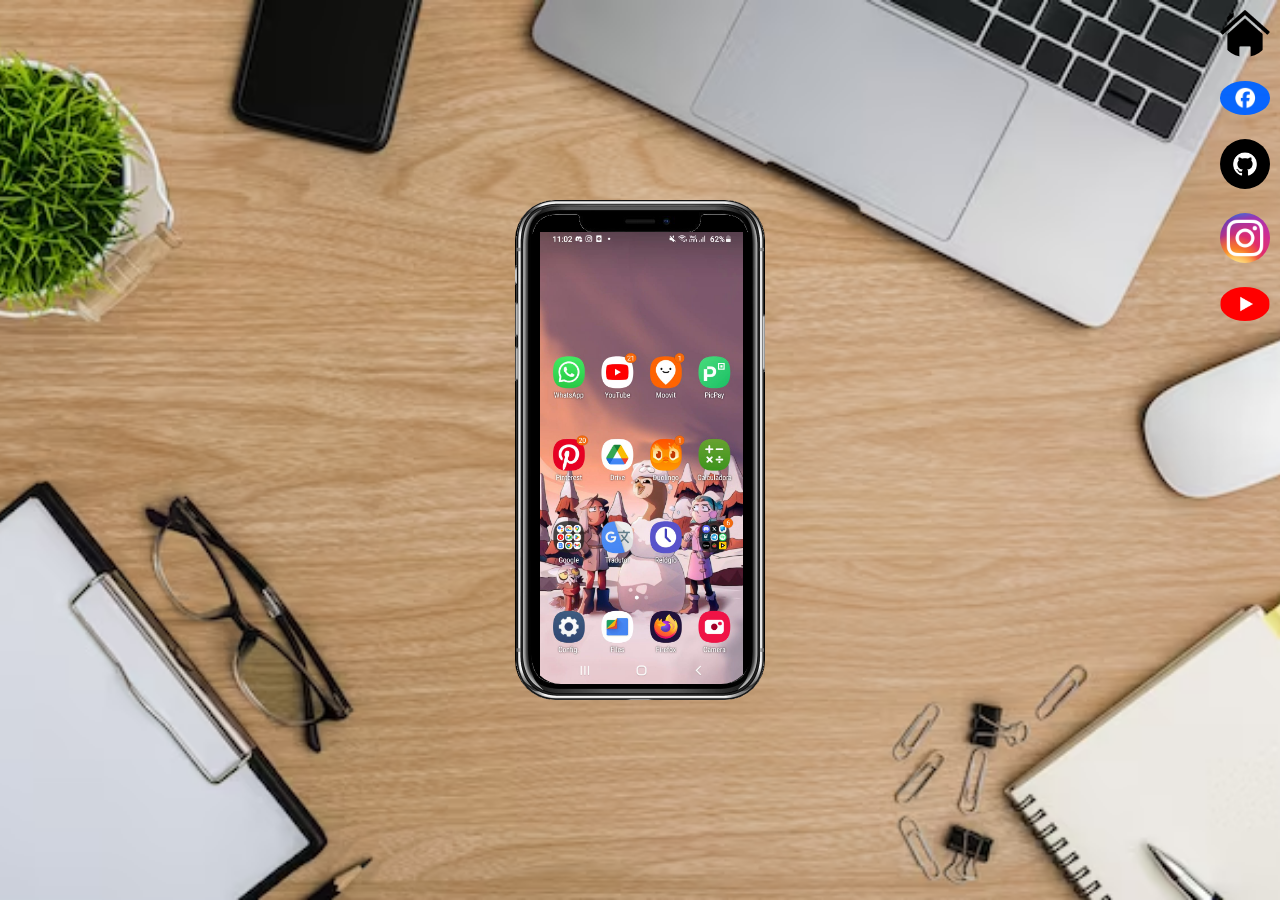
<file: index.html>
<!DOCTYPE html>
<html lang="pt-br">
<head>
    <meta charset="UTF-8">
    <meta name="viewport" content="width=device-width, initial-scale=1.0">
    <title>Mobile Guanab</title>
    <link rel="shortcut icon" href="img/favicon.ico" type="image/x-icon">
    <link rel="stylesheet" href="styles/style.css">
</head>
<body>
    <main>
        <section id="telefone">
            <iframe src="home.html" name="telaa" id="tela" frameborder="0"></iframe>
        </section>

        <section id="redes_sociais">
            <a href="home.html" target="telaa">
                <img src="img/icon_home.webp" alt="ícone link da tela inicial">
            </a><br>
            <a href="facebook.html" target="telaa">
                <img src="img/icon_facebook.webp" alt="ícone link da tela de facebook">
            </a><br>
            <a href="github.html" target="telaa">
                <img src="img/icon_github.webp" alt="ícone link da tela de github">
            </a><br>
            <a href="instagram.html" target="telaa">
                <img src="img/icon_instagram.webp" alt="ícone link da tela de instagram">
            </a><br>
            <a href="youtube.html" target="telaa">
                <img src="img/icon_youtube.webp" alt="ícone link da tela de youtube">
            </a><br>
        </section>
    </main>
    
</body>
</html>
</file>
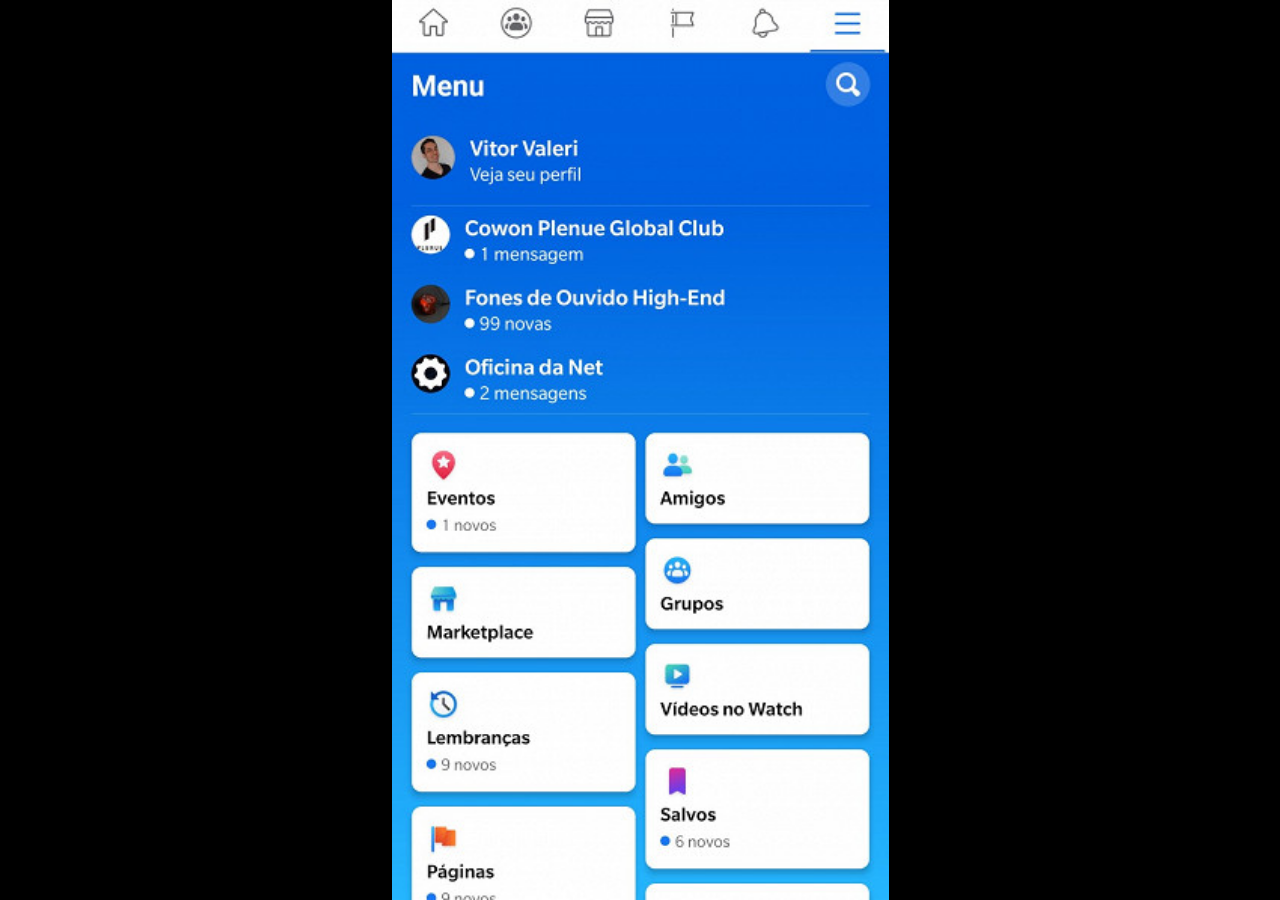
<file: facebook.html>
<!DOCTYPE html>
<html lang="pt-br">
<head>
    <meta charset="UTF-8">
    <meta name="viewport" content="width=device-width, initial-scale=1.0">
    <title>facebook</title>
</head>
<style>
    *{
        margin: 0px;
        padding: 0px;
    }
    body{
        width: 100vw;
        height: 100vh;
        background: black url("img/tela_facebook.jpg") no-repeat top center/contain fixed;
    }
</style>
<body>
    
</body>
</html>
</file>
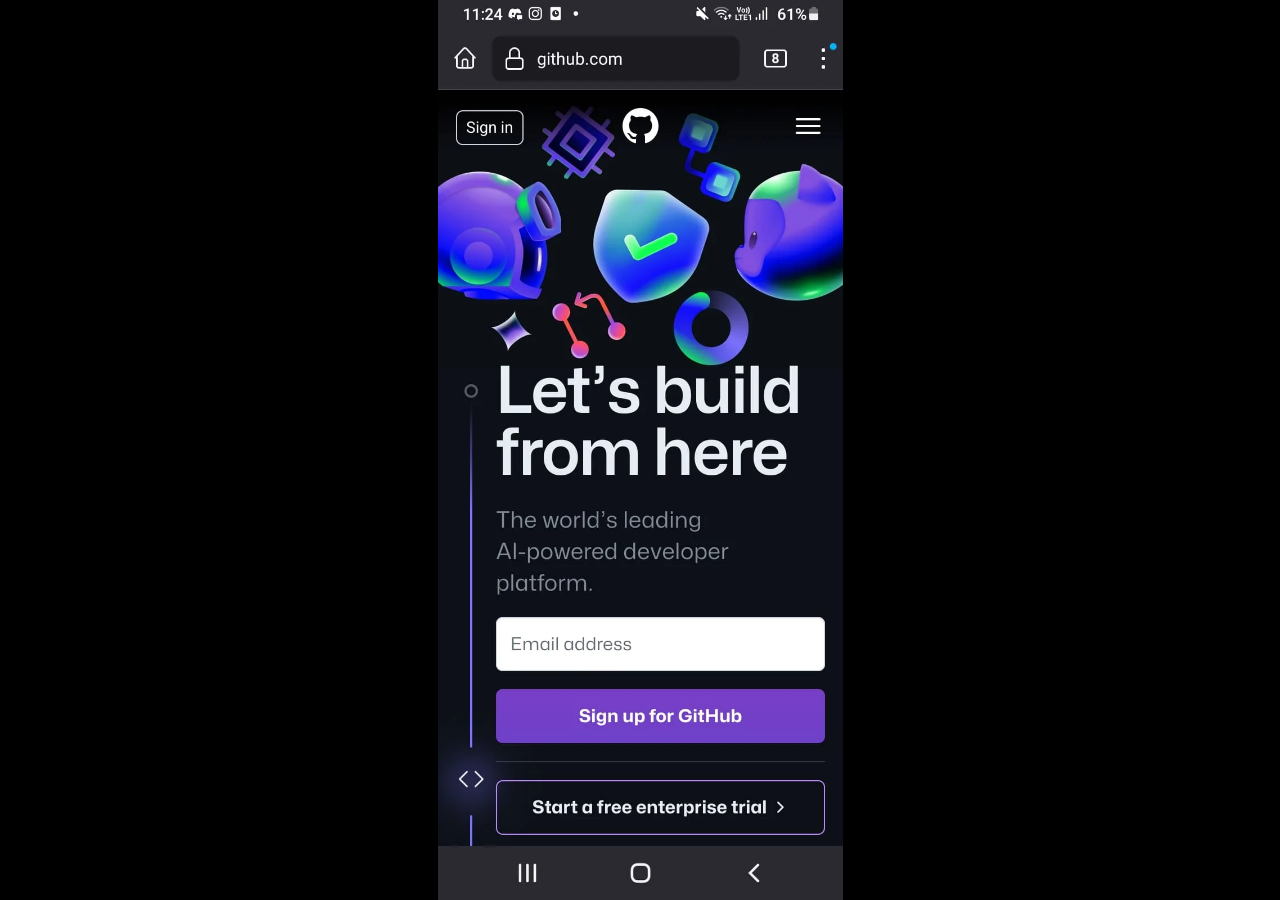
<file: github.html>
<!DOCTYPE html>
<html lang="pt-br">
<head>
    <meta charset="UTF-8">
    <meta name="viewport" content="width=device-width, initial-scale=1.0">
    <title>github</title>
</head>
<style>
    *{
        margin: 0px;
        padding: 0px;
    }
    body{
        width: 100vw;
        height: 100vh;
        background: black url("img/tela_github.webp") no-repeat top center/contain fixed;
    }
</style>
<body>
    
</body>
</html>
</file>
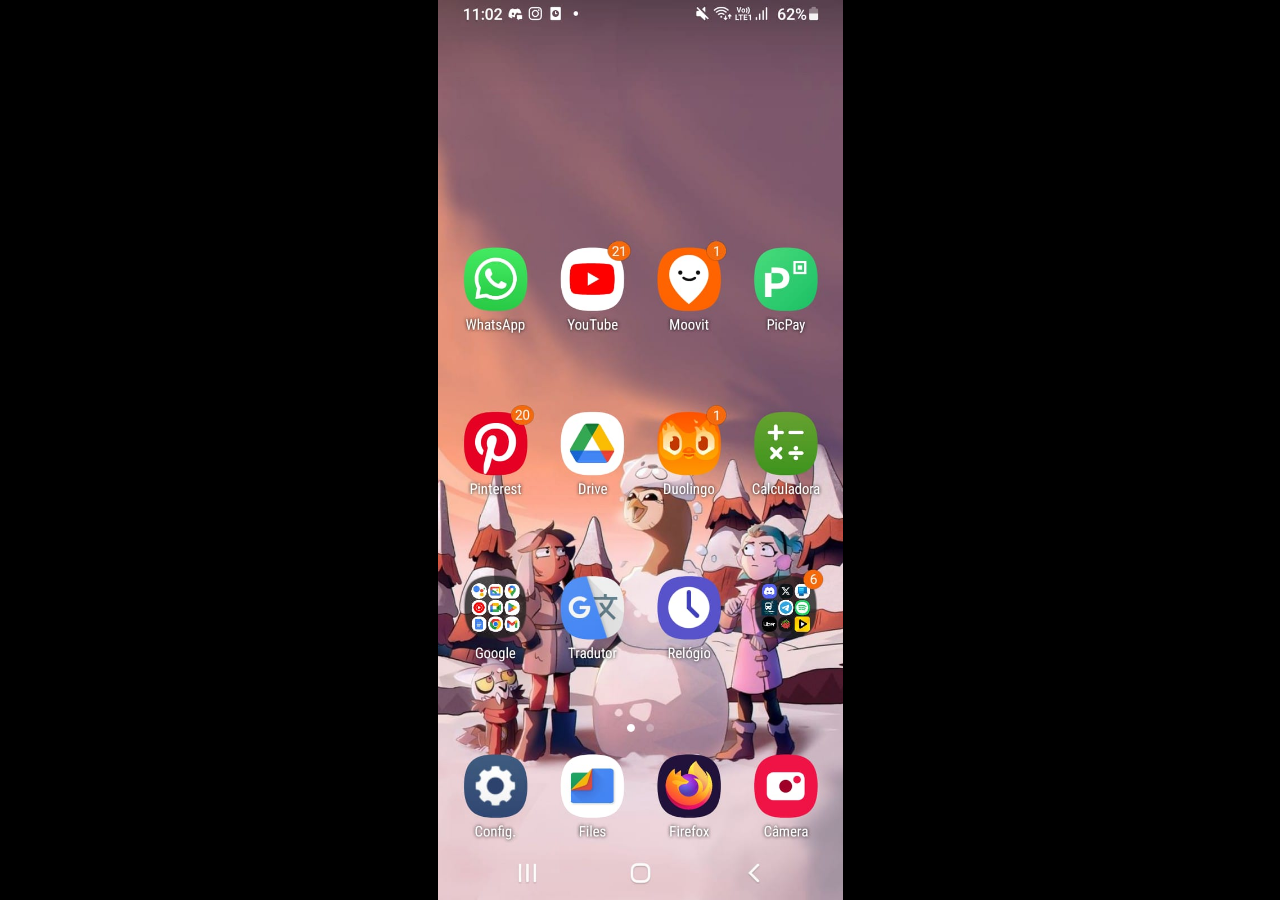
<file: home.html>
<!DOCTYPE html>
<html lang="pt-br">
<head>
    <meta charset="UTF-8">
    <meta name="viewport" content="width=device-width, initial-scale=1.0">
    <title>Home</title>
</head>
<style>
    *{
        margin: 0px;
        padding: 0px;
    }
    body{
        width: 100vw;
        height: 100vh;
        background: black url("img/tela_inicial.jpeg") no-repeat top center/contain fixed;
    }
</style>
<body>
    
</body>
</html>
</file>
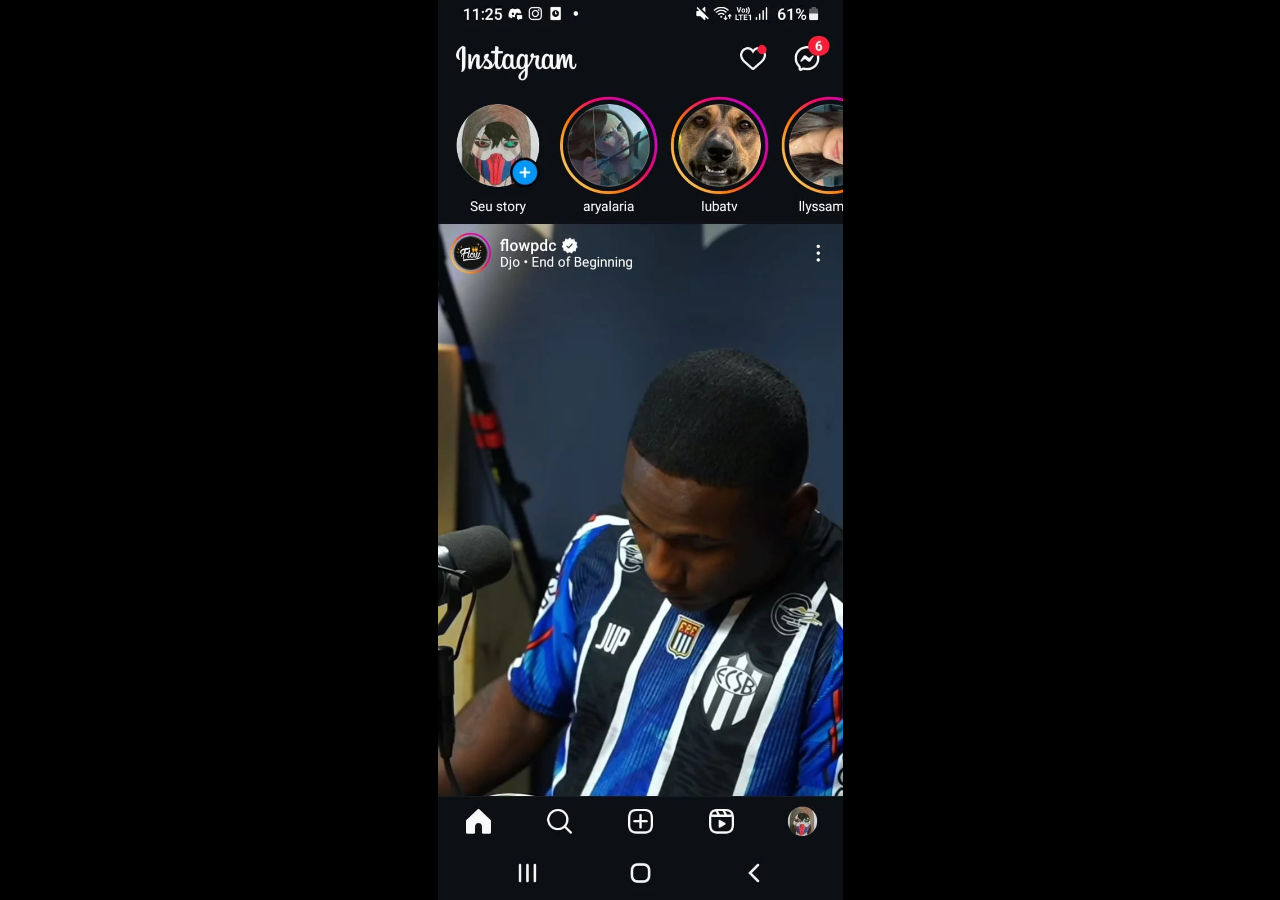
<file: instagram.html>
<!DOCTYPE html>
<html lang="pt-br">
<head>
    <meta charset="UTF-8">
    <meta name="viewport" content="width=device-width, initial-scale=1.0">
    <title>instagram</title>
</head>
<style>
    *{
        margin: 0px;
        padding: 0px;
    }
    body{
        width: 100vw;
        height: 100vh;
        background: black url("img/tela_instagram.webp") no-repeat top center/contain fixed;
    }
</style>
<body>
    
</body>
</html>
</file>
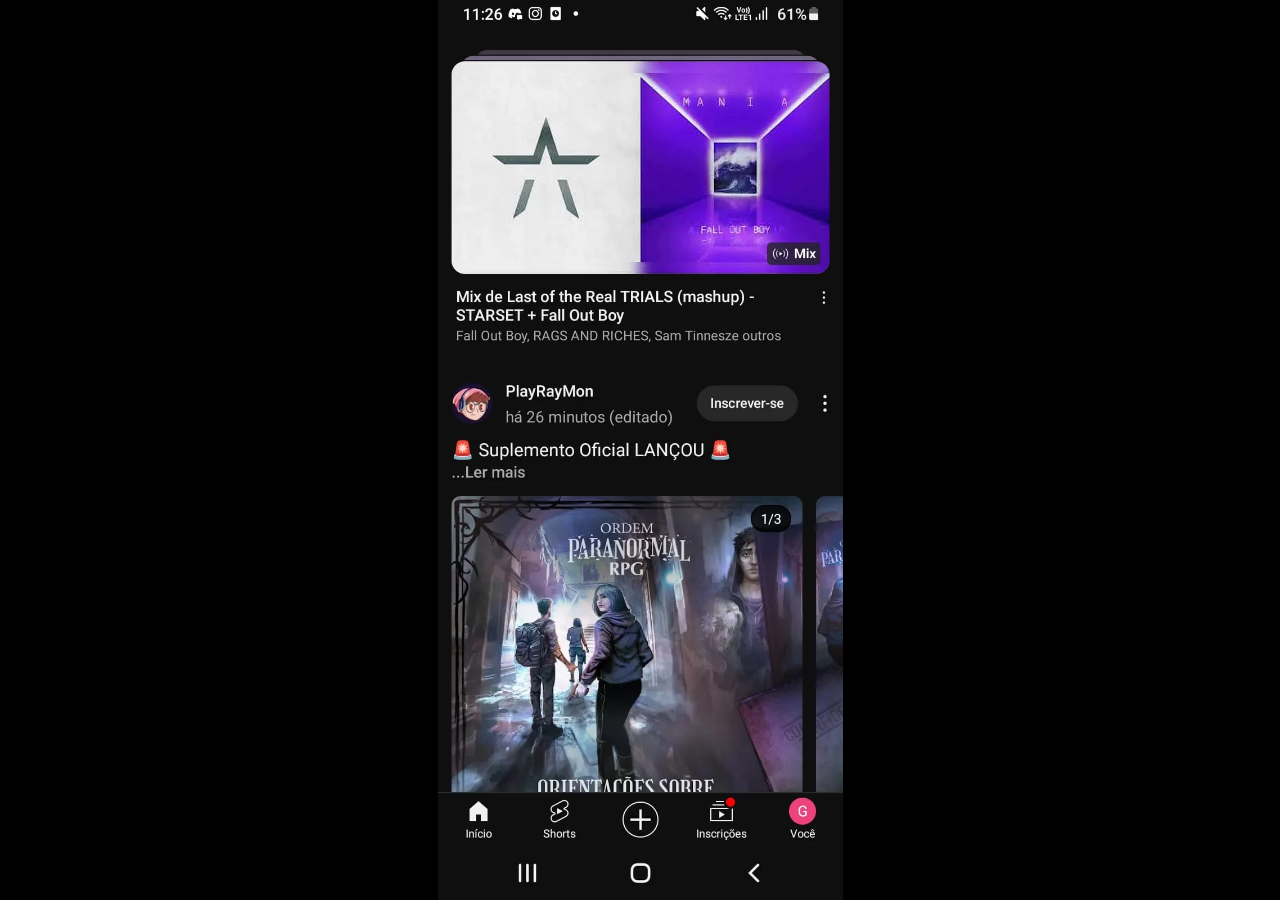
<file: youtube.html>
<!DOCTYPE html>
<html lang="pt-br">
<head>
    <meta charset="UTF-8">
    <meta name="viewport" content="width=device-width, initial-scale=1.0">
    <title>youtube</title>
</head>
<style>
    *{
        margin: 0px;
        padding: 0px;
    }
    body{
        width: 100vw;
        height: 100vh;
        background: black url("img/tela_youtube.webp") no-repeat top center/contain fixed;
    }
</style>
<body>
    
</body>
</html>
</file>
<file: styles/style.css>
@charset "UTF-8";

* {
    margin: 0;
    padding: 0;
    font-family: Arial, Helvetica, sans-serif;
}

html, body{
    height: 100vh;
    width: 100vw;
    background-color: black; 
}

body{
    background: url("../img/fundo.png") no-repeat top center/cover fixed;

}

main{

    height: 100vh;
    position: relative;
    
}



section#telefone{
    position: absolute;
    top: 50%;
    left: 50%;
    transform: translate(-50%, -50%);

    height: 500px;
    width: 250px;

    background: black url(../img/frame_iphone.png)
      no-repeat;
    border-radius: 40px;
}

iframe#tela{
    height: 452px;
    width: 220px;
    position: relative;
    top: 32px;
    left: 16px;
    border-radius: 5px 5px 30px 30px;
}

section#redes_sociais img{
    width: 50px;
    margin: 10px;

    border-radius: 100%;
    box-sizing: border-box;
}

section#redes_sociais img:hover{
    border: 2px solid black;
    transform: translate (-10px, -10px);
    box-shadow: 5px 5px 10px black;
    transition: transform 1s, border 3s;
}

section#redes_sociais{
    text-align: right;
}
</file>
